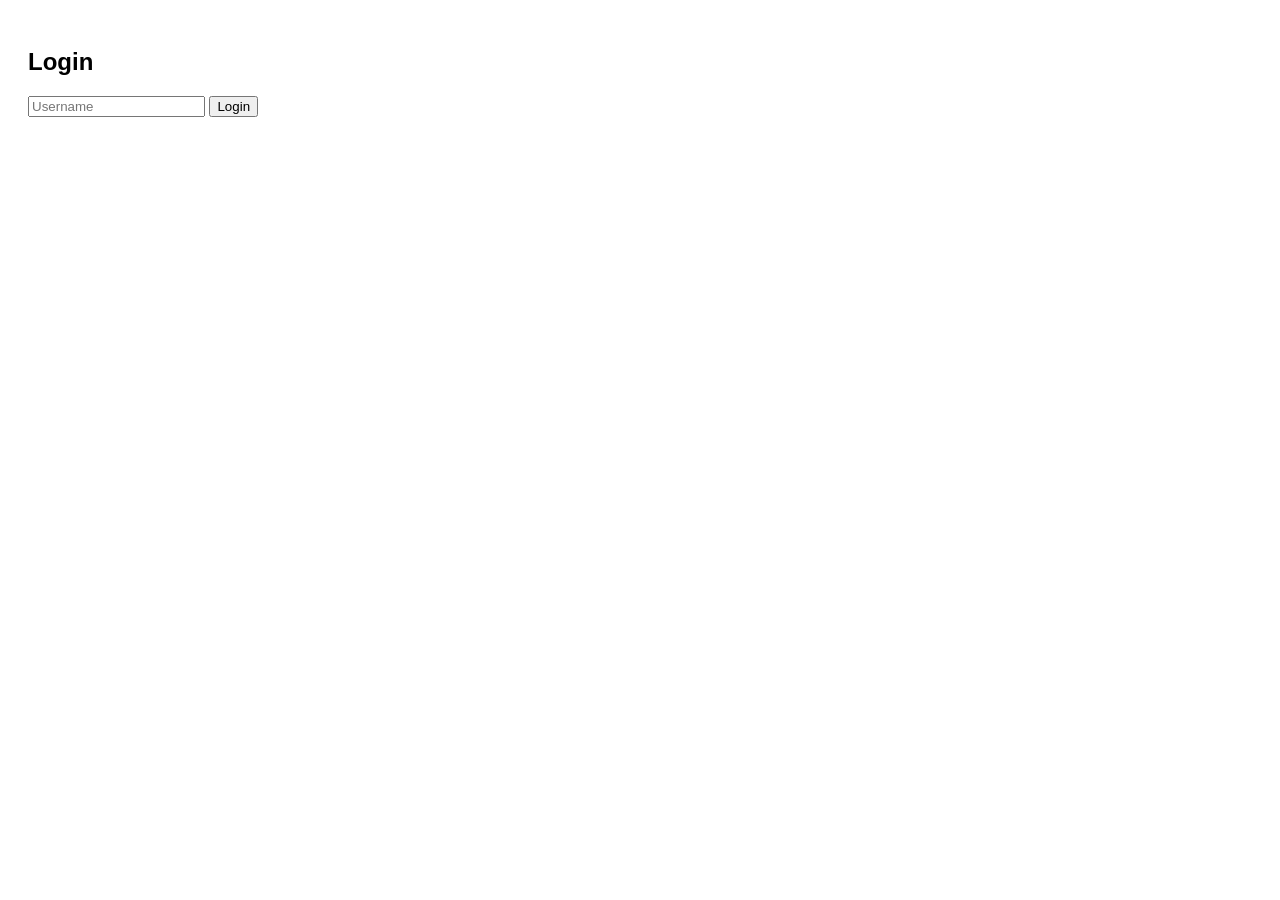
<file: index.html>
<!DOCTYPE html>
<html lang="en">
<head>
  <meta charset="UTF-8" />
  <title>PR Management System</title>
  <link rel="stylesheet" href="main.css" />
</head>
<body>

  <!-- LOGIN -->
  <section id="loginSection">
    <h2>Login</h2>
    <input type="text" id="username" placeholder="Username" />
    <button id="loginBtn">Login</button>
  </section>

  <!-- APP -->
  <section id="appSection" class="hidden">
    <h2>Purchase Requisition</h2>

    <!-- SEARCH -->
    <div class="search-dropdown-container">
      <input type="text" id="searchInput" placeholder="Search item" />
      <div id="searchResults" class="dropdown hidden"></div>
    </div>

    <!-- ITEM FORM -->
    <div class="form">
      <input type="number" id="quantity" placeholder="Quantity" />
      <input type="number" id="unitPrice" placeholder="Unit Price" />
      <select id="vendorSource">
        <option value="">Select Vendor</option>
        <option>OEM</option>
        <option>Authorized Dealer</option>
        <option>Local Vendor</option>
      </select>
      <label>
        <input type="checkbox" id="manualItemToggle" /> Manual Item
      </label>
      <input type="text" id="manualDescription" class="hidden" placeholder="Item Description" />
      <label>
        <input type="checkbox" id="emergencyFlag" /> Emergency
      </label>

      <button id="addItemBtn">Add Item</button>
    </div>

    <!-- ITEMS TABLE -->
    <div class="table-container">
      <table>
        <thead>
          <tr>
            <th>Code</th>
            <th>Description</th>
            <th>Qty</th>
            <th>Price</th>
            <th>Vendor</th>
            <th>Status</th>
          </tr>
        </thead>
        <tbody id="itemsTable"></tbody>
      </table>
    </div>

    <!-- ACTIONS -->
    <div class="actions">
      <button id="saveDraftBtn">Save Draft</button>
      <button id="submitPRBtn">Submit PR</button>
      <button id="clearAllBtn">Clear All</button>
    </div>

    <p id="prStatus"></p>
  </section>

  <!-- SCRIPT ORDER IS CRITICAL -->
  <script src="data.js"></script>
  <script src="prManager.js"></script>
  <script src="app.js"></script>
</body>
</html>
</file>
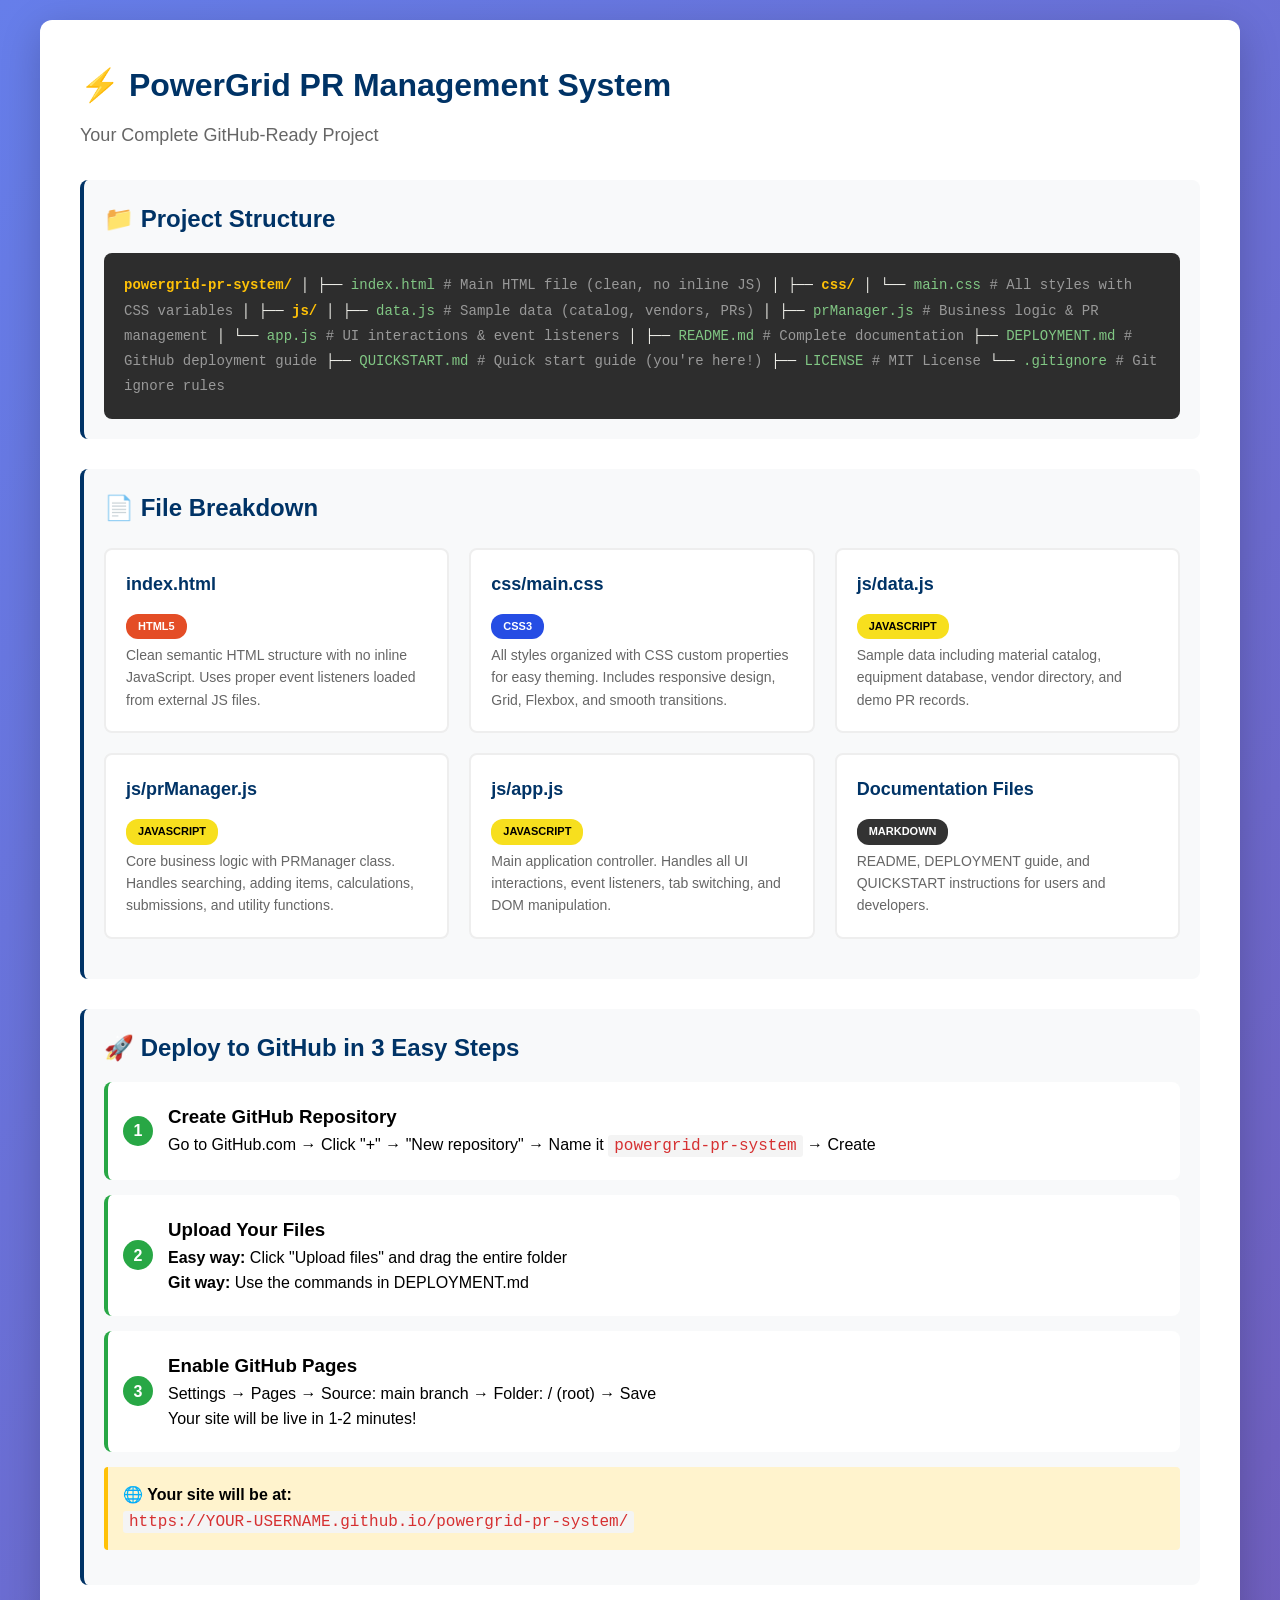
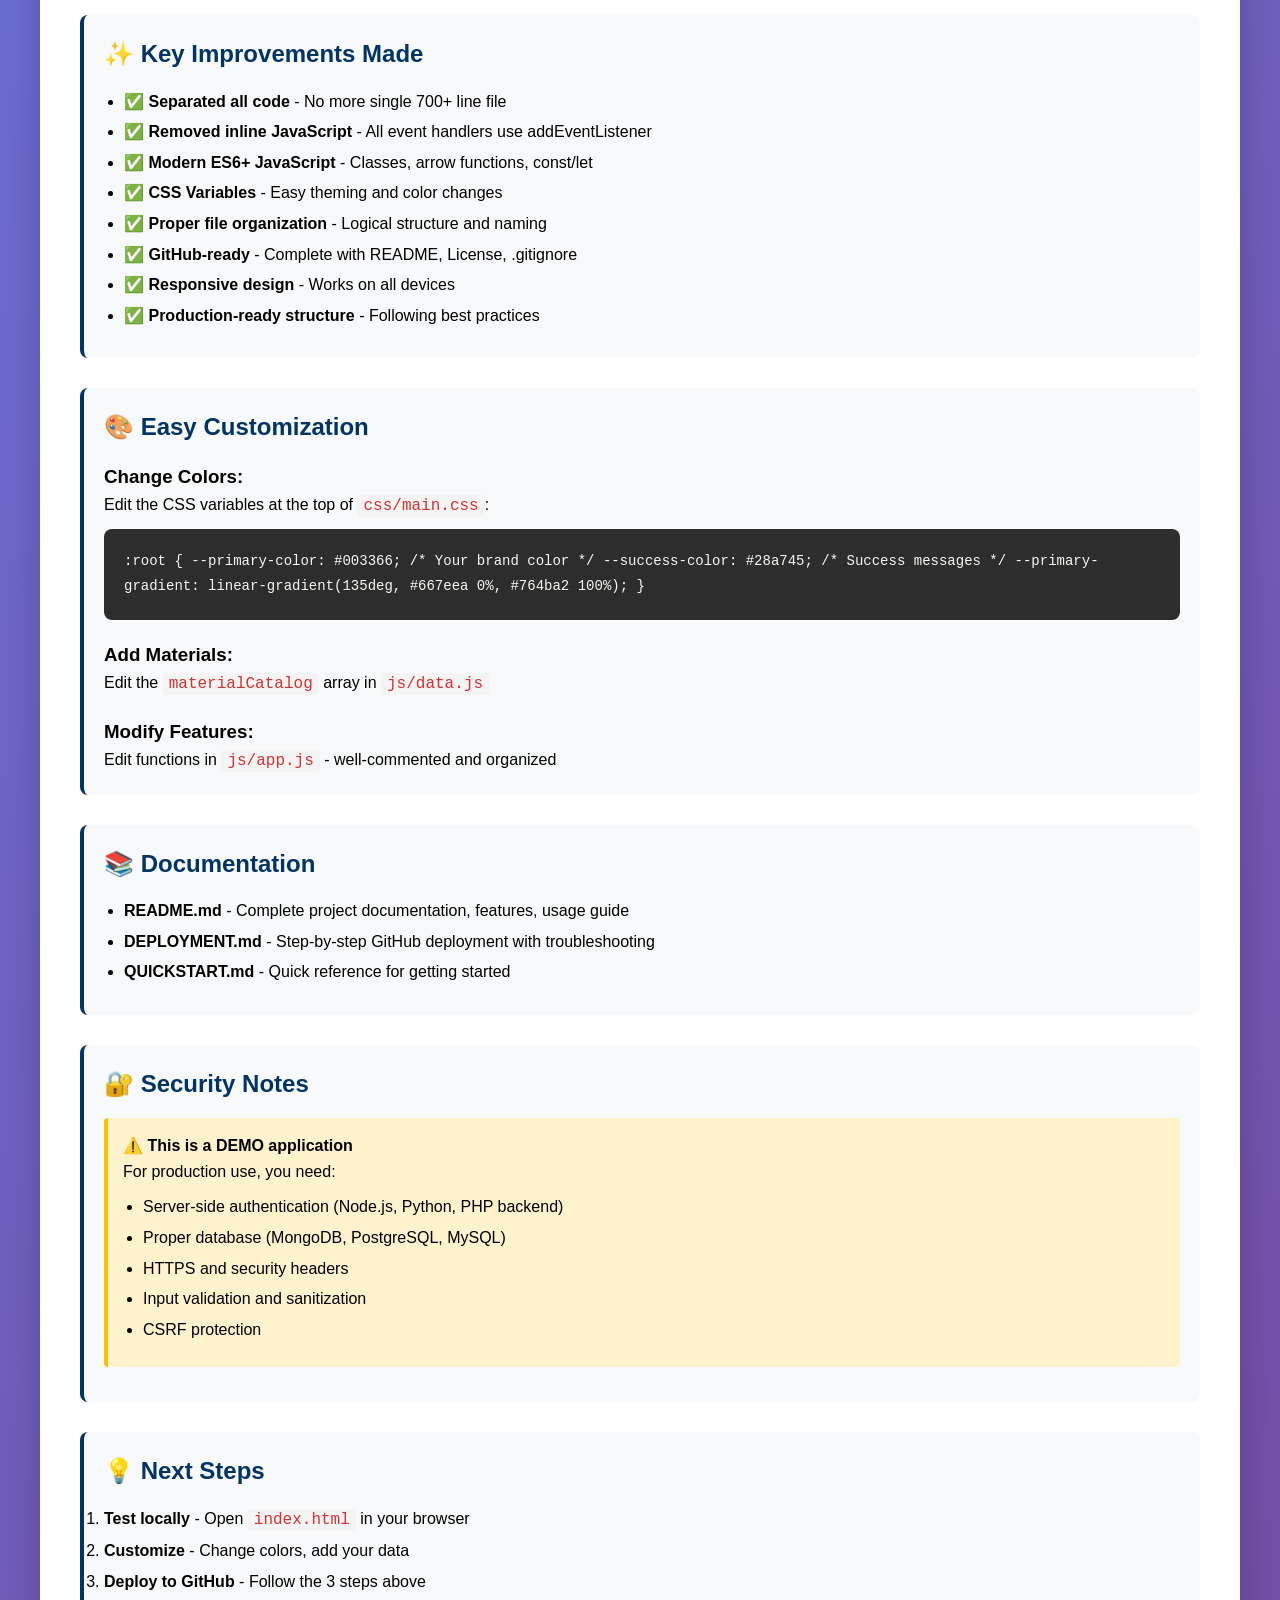
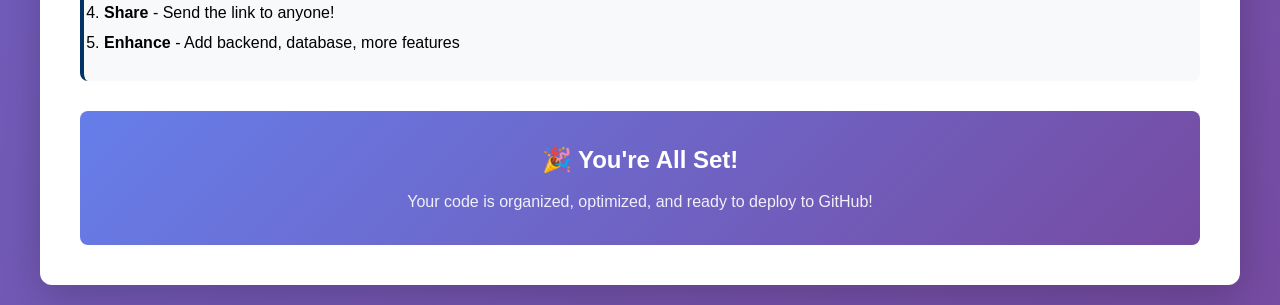
<file: PROJECT-OVERVIEW.html>
<!DOCTYPE html>
<html lang="en">
<head>
<meta charset="UTF-8">
<meta name="viewport" content="width=device-width, initial-scale=1.0">
<title>PowerGrid PR System - Project Overview</title>
<style>
* { margin: 0; padding: 0; box-sizing: border-box; }
body {
  font-family: 'Segoe UI', Tahoma, Geneva, Verdana, sans-serif;
  background: linear-gradient(135deg, #667eea 0%, #764ba2 100%);
  padding: 20px;
  line-height: 1.6;
}
.container {
  max-width: 1200px;
  margin: 0 auto;
  background: white;
  padding: 40px;
  border-radius: 12px;
  box-shadow: 0 10px 40px rgba(0,0,0,0.2);
}
h1 { color: #003366; margin-bottom: 10px; }
.subtitle { color: #666; margin-bottom: 30px; font-size: 18px; }
.section {
  margin: 30px 0;
  padding: 20px;
  background: #f8f9fa;
  border-radius: 8px;
  border-left: 4px solid #003366;
}
.section h2 {
  color: #003366;
  margin-bottom: 15px;
}
.file-tree {
  background: #2d2d2d;
  color: #f8f8f2;
  padding: 20px;
  border-radius: 8px;
  font-family: 'Courier New', monospace;
  font-size: 14px;
  line-height: 1.8;
  overflow-x: auto;
}
.folder { color: #ffc107; font-weight: bold; }
.file { color: #81c784; }
.comment { color: #999; }
.grid {
  display: grid;
  grid-template-columns: repeat(auto-fit, minmax(300px, 1fr));
  gap: 20px;
  margin: 20px 0;
}
.card {
  background: white;
  padding: 20px;
  border-radius: 8px;
  border: 2px solid #eee;
  transition: all 0.3s;
}
.card:hover {
  border-color: #003366;
  box-shadow: 0 4px 12px rgba(0,0,0,0.1);
}
.card h3 {
  color: #003366;
  margin-bottom: 10px;
  font-size: 18px;
}
.card p {
  color: #666;
  font-size: 14px;
}
.badge {
  display: inline-block;
  padding: 4px 12px;
  border-radius: 12px;
  font-size: 11px;
  font-weight: 600;
  text-transform: uppercase;
  margin: 5px 5px 5px 0;
}
.badge-html { background: #e44d26; color: white; }
.badge-css { background: #264de4; color: white; }
.badge-js { background: #f7df1e; color: black; }
.badge-md { background: #333; color: white; }
.steps {
  counter-reset: step;
}
.step {
  counter-increment: step;
  background: white;
  padding: 20px;
  margin: 15px 0;
  border-radius: 8px;
  border-left: 4px solid #28a745;
  position: relative;
  padding-left: 60px;
}
.step::before {
  content: counter(step);
  position: absolute;
  left: 15px;
  top: 50%;
  transform: translateY(-50%);
  background: #28a745;
  color: white;
  width: 30px;
  height: 30px;
  border-radius: 50%;
  display: flex;
  align-items: center;
  justify-content: center;
  font-weight: bold;
}
.highlight {
  background: #fff3cd;
  padding: 15px;
  border-left: 4px solid #ffc107;
  border-radius: 4px;
  margin: 15px 0;
}
ul { margin: 10px 0; padding-left: 20px; }
li { margin: 5px 0; }
code {
  background: #f4f4f4;
  padding: 2px 6px;
  border-radius: 3px;
  font-family: 'Courier New', monospace;
  color: #d63031;
}
</style>
</head>
<body>
<div class="container">
  <h1>⚡ PowerGrid PR Management System</h1>
  <div class="subtitle">Your Complete GitHub-Ready Project</div>

  <div class="section">
    <h2>📁 Project Structure</h2>
    <div class="file-tree">
<span class="folder">powergrid-pr-system/</span>
│
├── <span class="file">index.html</span>              <span class="comment"># Main HTML file (clean, no inline JS)</span>
│
├── <span class="folder">css/</span>
│   └── <span class="file">main.css</span>            <span class="comment"># All styles with CSS variables</span>
│
├── <span class="folder">js/</span>
│   ├── <span class="file">data.js</span>             <span class="comment"># Sample data (catalog, vendors, PRs)</span>
│   ├── <span class="file">prManager.js</span>        <span class="comment"># Business logic & PR management</span>
│   └── <span class="file">app.js</span>              <span class="comment"># UI interactions & event listeners</span>
│
├── <span class="file">README.md</span>               <span class="comment"># Complete documentation</span>
├── <span class="file">DEPLOYMENT.md</span>           <span class="comment"># GitHub deployment guide</span>
├── <span class="file">QUICKSTART.md</span>           <span class="comment"># Quick start guide (you're here!)</span>
├── <span class="file">LICENSE</span>                 <span class="comment"># MIT License</span>
└── <span class="file">.gitignore</span>              <span class="comment"># Git ignore rules</span>
    </div>
  </div>

  <div class="section">
    <h2>📄 File Breakdown</h2>
    <div class="grid">
      <div class="card">
        <h3>index.html</h3>
        <span class="badge badge-html">HTML5</span>
        <p>Clean semantic HTML structure with no inline JavaScript. Uses proper event listeners loaded from external JS files.</p>
      </div>
      
      <div class="card">
        <h3>css/main.css</h3>
        <span class="badge badge-css">CSS3</span>
        <p>All styles organized with CSS custom properties for easy theming. Includes responsive design, Grid, Flexbox, and smooth transitions.</p>
      </div>
      
      <div class="card">
        <h3>js/data.js</h3>
        <span class="badge badge-js">JavaScript</span>
        <p>Sample data including material catalog, equipment database, vendor directory, and demo PR records.</p>
      </div>
      
      <div class="card">
        <h3>js/prManager.js</h3>
        <span class="badge badge-js">JavaScript</span>
        <p>Core business logic with PRManager class. Handles searching, adding items, calculations, submissions, and utility functions.</p>
      </div>
      
      <div class="card">
        <h3>js/app.js</h3>
        <span class="badge badge-js">JavaScript</span>
        <p>Main application controller. Handles all UI interactions, event listeners, tab switching, and DOM manipulation.</p>
      </div>
      
      <div class="card">
        <h3>Documentation Files</h3>
        <span class="badge badge-md">Markdown</span>
        <p>README, DEPLOYMENT guide, and QUICKSTART instructions for users and developers.</p>
      </div>
    </div>
  </div>

  <div class="section">
    <h2>🚀 Deploy to GitHub in 3 Easy Steps</h2>
    
    <div class="steps">
      <div class="step">
        <h3>Create GitHub Repository</h3>
        <p>Go to GitHub.com → Click "+" → "New repository" → Name it <code>powergrid-pr-system</code> → Create</p>
      </div>
      
      <div class="step">
        <h3>Upload Your Files</h3>
        <p><strong>Easy way:</strong> Click "Upload files" and drag the entire folder<br>
        <strong>Git way:</strong> Use the commands in DEPLOYMENT.md</p>
      </div>
      
      <div class="step">
        <h3>Enable GitHub Pages</h3>
        <p>Settings → Pages → Source: main branch → Folder: / (root) → Save<br>
        Your site will be live in 1-2 minutes!</p>
      </div>
    </div>
    
    <div class="highlight">
      <strong>🌐 Your site will be at:</strong><br>
      <code>https://YOUR-USERNAME.github.io/powergrid-pr-system/</code>
    </div>
  </div>

  <div class="section">
    <h2>✨ Key Improvements Made</h2>
    <ul>
      <li>✅ <strong>Separated all code</strong> - No more single 700+ line file</li>
      <li>✅ <strong>Removed inline JavaScript</strong> - All event handlers use addEventListener</li>
      <li>✅ <strong>Modern ES6+ JavaScript</strong> - Classes, arrow functions, const/let</li>
      <li>✅ <strong>CSS Variables</strong> - Easy theming and color changes</li>
      <li>✅ <strong>Proper file organization</strong> - Logical structure and naming</li>
      <li>✅ <strong>GitHub-ready</strong> - Complete with README, License, .gitignore</li>
      <li>✅ <strong>Responsive design</strong> - Works on all devices</li>
      <li>✅ <strong>Production-ready structure</strong> - Following best practices</li>
    </ul>
  </div>

  <div class="section">
    <h2>🎨 Easy Customization</h2>
    
    <h3>Change Colors:</h3>
    <p>Edit the CSS variables at the top of <code>css/main.css</code>:</p>
    <div class="file-tree" style="margin: 10px 0;">:root {
  --primary-color: #003366;      /* Your brand color */
  --success-color: #28a745;      /* Success messages */
  --primary-gradient: linear-gradient(135deg, #667eea 0%, #764ba2 100%);
}</div>
    
    <h3 style="margin-top: 20px;">Add Materials:</h3>
    <p>Edit the <code>materialCatalog</code> array in <code>js/data.js</code></p>
    
    <h3 style="margin-top: 20px;">Modify Features:</h3>
    <p>Edit functions in <code>js/app.js</code> - well-commented and organized</p>
  </div>

  <div class="section">
    <h2>📚 Documentation</h2>
    <ul>
      <li><strong>README.md</strong> - Complete project documentation, features, usage guide</li>
      <li><strong>DEPLOYMENT.md</strong> - Step-by-step GitHub deployment with troubleshooting</li>
      <li><strong>QUICKSTART.md</strong> - Quick reference for getting started</li>
    </ul>
  </div>

  <div class="section">
    <h2>🔐 Security Notes</h2>
    <div class="highlight">
      <strong>⚠️ This is a DEMO application</strong><br>
      For production use, you need:
      <ul>
        <li>Server-side authentication (Node.js, Python, PHP backend)</li>
        <li>Proper database (MongoDB, PostgreSQL, MySQL)</li>
        <li>HTTPS and security headers</li>
        <li>Input validation and sanitization</li>
        <li>CSRF protection</li>
      </ul>
    </div>
  </div>

  <div class="section">
    <h2>💡 Next Steps</h2>
    <ol>
      <li><strong>Test locally</strong> - Open <code>index.html</code> in your browser</li>
      <li><strong>Customize</strong> - Change colors, add your data</li>
      <li><strong>Deploy to GitHub</strong> - Follow the 3 steps above</li>
      <li><strong>Share</strong> - Send the link to anyone!</li>
      <li><strong>Enhance</strong> - Add backend, database, more features</li>
    </ol>
  </div>

  <div style="background: linear-gradient(135deg, #667eea 0%, #764ba2 100%); color: white; padding: 30px; border-radius: 8px; text-align: center; margin-top: 30px;">
    <h2 style="color: white; margin-bottom: 10px;">🎉 You're All Set!</h2>
    <p style="color: rgba(255,255,255,0.9); font-size: 16px;">Your code is organized, optimized, and ready to deploy to GitHub!</p>
  </div>
</div>
</body>
</html>
</file>
<file: main.css>
body {
  font-family: Arial, sans-serif;
  padding: 20px;
}

.hidden {
  display: none;
}

.search-dropdown-container {
  position: relative;
  width: 300px;
}

.dropdown {
  position: absolute;
  background: #fff;
  border: 1px solid #ccc;
  width: 100%;
  max-height: 150px;
  overflow-y: auto;
  z-index: 10;
}

.dropdown div {
  padding: 6px;
  cursor: pointer;
}

.dropdown div:hover {
  background: #f0f0f0;
}

table {
  width: 100%;
  border-collapse: collapse;
  margin-top: 15px;
}

th, td {
  border: 1px solid #ccc;
  padding: 8px;
}

.actions {
  margin-top: 15px;
}

.table-container {
  overflow-x: auto;
}
</file>
